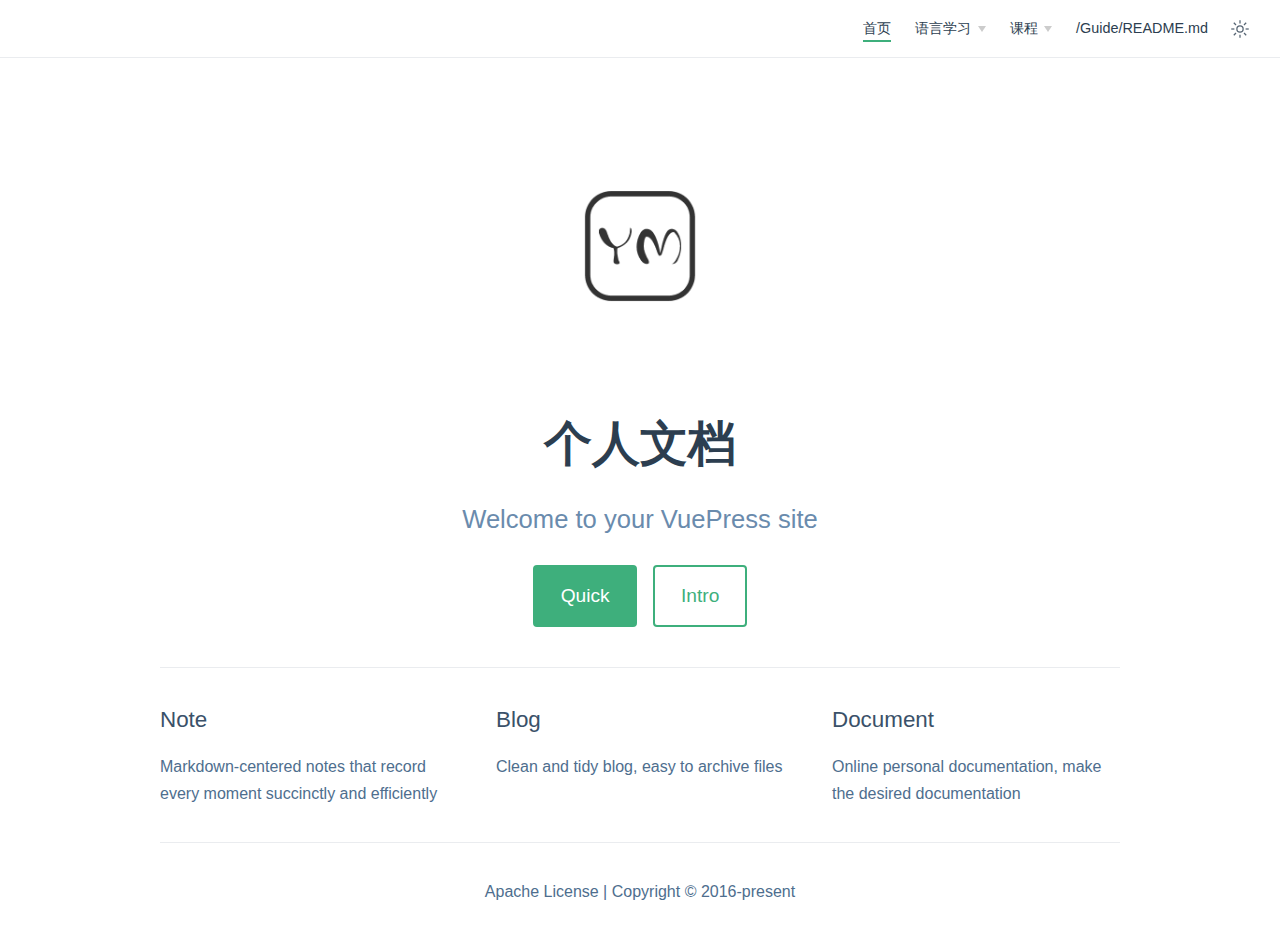
<file: index.html>
<!DOCTYPE html>
<html lang="en-US">
  <head>
    <meta charset="utf-8">
    <meta name="viewport" content="width=device-width,initial-scale=1">
    <meta name="generator" content="VuePress 2.0.0-beta.62">
    <style>
      :root {
        --c-bg: #fff;
      }
      html.dark {
        --c-bg: #22272e;
      }
      html, body {
        background-color: var(--c-bg);
      }
    </style>
    <script>
      const userMode = localStorage.getItem('vuepress-color-scheme');
			const systemDarkMode = window.matchMedia && window.matchMedia('(prefers-color-scheme: dark)').matches;
			if (userMode === 'dark' || (userMode !== 'light' && systemDarkMode)) {
				document.documentElement.classList.toggle('dark', true);
			}
    </script>
    <link rel="icon" href="/favicon.ico"><title></title><meta name="description" content="">
    <link rel="preload" href="/assets/style-b93cfd37.css" as="style"><link rel="stylesheet" href="/assets/style-b93cfd37.css">
    <link rel="modulepreload" href="/assets/app-6fa2f89b.js"><link rel="modulepreload" href="/assets/index.html-ca112df0.js"><link rel="modulepreload" href="/assets/index.html-c63a98fb.js"><link rel="prefetch" href="/assets/404.html-60b35caa.js" as="script"><link rel="prefetch" href="/assets/404.html-b036aede.js" as="script">
  </head>
  <body>
    <div id="app"><!--[--><div class="theme-container no-sidebar"><!--[--><header class="navbar"><div class="toggle-sidebar-button" title="toggle sidebar" aria-expanded="false" role="button" tabindex="0"><div class="icon" aria-hidden="true"><span></span><span></span><span></span></div></div><span><a aria-current="page" href="/" class="router-link-active router-link-exact-active"><!----><!--v-if--></a></span><div class="navbar-items-wrapper" style=""><!--[--><!--]--><nav class="navbar-items can-hide"><!--[--><div class="navbar-item"><a aria-current="page" href="/" class="router-link-active router-link-exact-active router-link-active" aria-label="首页"><!--[--><!--]--> 首页 <!--[--><!--]--></a></div><div class="navbar-item"><div class="navbar-dropdown-wrapper"><button class="navbar-dropdown-title" type="button" aria-label="语言学习"><span class="title">语言学习</span><span class="arrow down"></span></button><button class="navbar-dropdown-title-mobile" type="button" aria-label="语言学习"><span class="title">语言学习</span><span class="right arrow"></span></button><ul style="display:none;" class="navbar-dropdown"><!--[--><li class="navbar-dropdown-item"><!--[--><h4 class="navbar-dropdown-subtitle"><span>编程语言</span></h4><ul class="navbar-dropdown-subitem-wrapper"><!--[--><li class="navbar-dropdown-subitem"><a href="/C" class="" aria-label="C"><!--[--><!--]--> C <!--[--><!--]--></a></li><li class="navbar-dropdown-subitem"><a href="/Java" class="" aria-label="Java"><!--[--><!--]--> Java <!--[--><!--]--></a></li><li class="navbar-dropdown-subitem"><a href="/Js" class="" aria-label="Js"><!--[--><!--]--> Js <!--[--><!--]--></a></li><li class="navbar-dropdown-subitem"><a href="/PHP" class="" aria-label="PHP"><!--[--><!--]--> PHP <!--[--><!--]--></a></li><li class="navbar-dropdown-subitem"><a href="/Python" class="" aria-label="Python"><!--[--><!--]--> Python <!--[--><!--]--></a></li><!--]--></ul><!--]--></li><li class="navbar-dropdown-item"><!--[--><h4 class="navbar-dropdown-subtitle"><span>标记美化</span></h4><ul class="navbar-dropdown-subitem-wrapper"><!--[--><li class="navbar-dropdown-subitem"><a href="/HTML" class="" aria-label="HTML"><!--[--><!--]--> HTML <!--[--><!--]--></a></li><li class="navbar-dropdown-subitem"><a href="/Markdown" class="" aria-label="Markdown"><!--[--><!--]--> Markdown <!--[--><!--]--></a></li><li class="navbar-dropdown-subitem"><a href="/CSS" class="" aria-label="CSS"><!--[--><!--]--> CSS <!--[--><!--]--></a></li><!--]--></ul><!--]--></li><!--]--></ul></div></div><div class="navbar-item"><div class="navbar-dropdown-wrapper"><button class="navbar-dropdown-title" type="button" aria-label="课程"><span class="title">课程</span><span class="arrow down"></span></button><button class="navbar-dropdown-title-mobile" type="button" aria-label="课程"><span class="title">课程</span><span class="right arrow"></span></button><ul style="display:none;" class="navbar-dropdown"><!--[--><li class="navbar-dropdown-item"><a href="/Politics" class="" aria-label="Politics"><!--[--><!--]--> Politics <!--[--><!--]--></a></li><li class="navbar-dropdown-item"><a href="/English" class="" aria-label="English"><!--[--><!--]--> English <!--[--><!--]--></a></li><!--]--></ul></div></div><div class="navbar-item"><a href="/Guide/README.md" class="" aria-label="/Guide/README.md"><!--[--><!--]--> /Guide/README.md <!--[--><!--]--></a></div><!--]--></nav><!--[--><!--]--><button class="toggle-color-mode-button" title="toggle color mode"><svg style="" class="icon" focusable="false" viewBox="0 0 32 32"><path d="M16 12.005a4 4 0 1 1-4 4a4.005 4.005 0 0 1 4-4m0-2a6 6 0 1 0 6 6a6 6 0 0 0-6-6z" fill="currentColor"></path><path d="M5.394 6.813l1.414-1.415l3.506 3.506L8.9 10.318z" fill="currentColor"></path><path d="M2 15.005h5v2H2z" fill="currentColor"></path><path d="M5.394 25.197L8.9 21.691l1.414 1.415l-3.506 3.505z" fill="currentColor"></path><path d="M15 25.005h2v5h-2z" fill="currentColor"></path><path d="M21.687 23.106l1.414-1.415l3.506 3.506l-1.414 1.414z" fill="currentColor"></path><path d="M25 15.005h5v2h-5z" fill="currentColor"></path><path d="M21.687 8.904l3.506-3.506l1.414 1.415l-3.506 3.505z" fill="currentColor"></path><path d="M15 2.005h2v5h-2z" fill="currentColor"></path></svg><svg style="display:none;" class="icon" focusable="false" viewBox="0 0 32 32"><path d="M13.502 5.414a15.075 15.075 0 0 0 11.594 18.194a11.113 11.113 0 0 1-7.975 3.39c-.138 0-.278.005-.418 0a11.094 11.094 0 0 1-3.2-21.584M14.98 3a1.002 1.002 0 0 0-.175.016a13.096 13.096 0 0 0 1.825 25.981c.164.006.328 0 .49 0a13.072 13.072 0 0 0 10.703-5.555a1.01 1.01 0 0 0-.783-1.565A13.08 13.08 0 0 1 15.89 4.38A1.015 1.015 0 0 0 14.98 3z" fill="currentColor"></path></svg></button><!----></div></header><!--]--><div class="sidebar-mask"></div><!--[--><aside class="sidebar"><nav class="navbar-items"><!--[--><div class="navbar-item"><a aria-current="page" href="/" class="router-link-active router-link-exact-active router-link-active" aria-label="首页"><!--[--><!--]--> 首页 <!--[--><!--]--></a></div><div class="navbar-item"><div class="navbar-dropdown-wrapper"><button class="navbar-dropdown-title" type="button" aria-label="语言学习"><span class="title">语言学习</span><span class="arrow down"></span></button><button class="navbar-dropdown-title-mobile" type="button" aria-label="语言学习"><span class="title">语言学习</span><span class="right arrow"></span></button><ul style="display:none;" class="navbar-dropdown"><!--[--><li class="navbar-dropdown-item"><!--[--><h4 class="navbar-dropdown-subtitle"><span>编程语言</span></h4><ul class="navbar-dropdown-subitem-wrapper"><!--[--><li class="navbar-dropdown-subitem"><a href="/C" class="" aria-label="C"><!--[--><!--]--> C <!--[--><!--]--></a></li><li class="navbar-dropdown-subitem"><a href="/Java" class="" aria-label="Java"><!--[--><!--]--> Java <!--[--><!--]--></a></li><li class="navbar-dropdown-subitem"><a href="/Js" class="" aria-label="Js"><!--[--><!--]--> Js <!--[--><!--]--></a></li><li class="navbar-dropdown-subitem"><a href="/PHP" class="" aria-label="PHP"><!--[--><!--]--> PHP <!--[--><!--]--></a></li><li class="navbar-dropdown-subitem"><a href="/Python" class="" aria-label="Python"><!--[--><!--]--> Python <!--[--><!--]--></a></li><!--]--></ul><!--]--></li><li class="navbar-dropdown-item"><!--[--><h4 class="navbar-dropdown-subtitle"><span>标记美化</span></h4><ul class="navbar-dropdown-subitem-wrapper"><!--[--><li class="navbar-dropdown-subitem"><a href="/HTML" class="" aria-label="HTML"><!--[--><!--]--> HTML <!--[--><!--]--></a></li><li class="navbar-dropdown-subitem"><a href="/Markdown" class="" aria-label="Markdown"><!--[--><!--]--> Markdown <!--[--><!--]--></a></li><li class="navbar-dropdown-subitem"><a href="/CSS" class="" aria-label="CSS"><!--[--><!--]--> CSS <!--[--><!--]--></a></li><!--]--></ul><!--]--></li><!--]--></ul></div></div><div class="navbar-item"><div class="navbar-dropdown-wrapper"><button class="navbar-dropdown-title" type="button" aria-label="课程"><span class="title">课程</span><span class="arrow down"></span></button><button class="navbar-dropdown-title-mobile" type="button" aria-label="课程"><span class="title">课程</span><span class="right arrow"></span></button><ul style="display:none;" class="navbar-dropdown"><!--[--><li class="navbar-dropdown-item"><a href="/Politics" class="" aria-label="Politics"><!--[--><!--]--> Politics <!--[--><!--]--></a></li><li class="navbar-dropdown-item"><a href="/English" class="" aria-label="English"><!--[--><!--]--> English <!--[--><!--]--></a></li><!--]--></ul></div></div><div class="navbar-item"><a href="/Guide/README.md" class="" aria-label="/Guide/README.md"><!--[--><!--]--> /Guide/README.md <!--[--><!--]--></a></div><!--]--></nav><!--[--><!--]--><!----><!--[--><!--]--></aside><!--]--><!--[--><main class="home"><header class="hero"><img src="/logo.png" alt="个人文档" height="280"><h1 id="main-title">个人文档</h1><p class="description">Welcome to your VuePress site</p><p class="actions"><!--[--><a href="/Guide/" class="action-button primary" aria-label="Quick"><!--[--><!--]--> Quick <!--[--><!--]--></a><a href="/guide/" class="action-button secondary" aria-label="Intro"><!--[--><!--]--> Intro <!--[--><!--]--></a><!--]--></p></header><div class="features"><!--[--><div class="feature"><h2>Note</h2><p>Markdown-centered notes that record every moment succinctly and efficiently</p></div><div class="feature"><h2>Blog</h2><p>Clean and tidy blog, easy to archive files</p></div><div class="feature"><h2>Document</h2><p>Online personal documentation, make the desired documentation</p></div><!--]--></div><div class="theme-default-content"><div></div></div><!--[--><!-- eslint-disable-next-line vue/no-v-html --><div class="footer">Apache License | Copyright © 2016-present</div><!--]--></main><!--]--></div><!----><!--]--></div>
    <script type="module" src="/assets/app-6fa2f89b.js" defer></script>
  </body>
</html>
</file>
<file: assets/style-b93cfd37.css>
:root{--back-to-top-z-index: 5;--back-to-top-color: #3eaf7c;--back-to-top-color-hover: #71cda3}.back-to-top{cursor:pointer;position:fixed;bottom:2rem;right:2.5rem;width:2rem;height:1.2rem;background-color:var(--back-to-top-color);-webkit-mask:url(/assets/back-to-top-8efcbe56.svg) no-repeat;mask:url(/assets/back-to-top-8efcbe56.svg) no-repeat;z-index:var(--back-to-top-z-index)}.back-to-top:hover{background-color:var(--back-to-top-color-hover)}@media (max-width: 959px){.back-to-top{display:none}}@media print{.back-to-top{display:none}}.back-to-top-enter-active,.back-to-top-leave-active{transition:opacity .3s}.back-to-top-enter-from,.back-to-top-leave-to{opacity:0}:root{--external-link-icon-color: #aaa}.external-link-icon{position:relative;display:inline-block;color:var(--external-link-icon-color);vertical-align:middle;top:-1px}@media print{.external-link-icon{display:none}}.external-link-icon-sr-only{position:absolute;width:1px;height:1px;padding:0;margin:-1px;overflow:hidden;clip:rect(0,0,0,0);white-space:nowrap;border-width:0;-webkit-user-select:none;-moz-user-select:none;user-select:none}:root{--medium-zoom-z-index: 100;--medium-zoom-bg-color: #ffffff;--medium-zoom-opacity: 1}.medium-zoom-overlay{background-color:var(--medium-zoom-bg-color)!important;z-index:var(--medium-zoom-z-index)}.medium-zoom-overlay~img{z-index:calc(var(--medium-zoom-z-index) + 1)}.medium-zoom--opened .medium-zoom-overlay{opacity:var(--medium-zoom-opacity)}:root{--nprogress-color: #29d;--nprogress-z-index: 1031}#nprogress{pointer-events:none}#nprogress .bar{background:var(--nprogress-color);position:fixed;z-index:var(--nprogress-z-index);top:0;left:0;width:100%;height:2px}:root{--c-brand: #3eaf7c;--c-brand-light: #4abf8a;--c-bg: #ffffff;--c-bg-light: #f3f4f5;--c-bg-lighter: #eeeeee;--c-bg-dark: #ebebec;--c-bg-darker: #e6e6e6;--c-bg-navbar: var(--c-bg);--c-bg-sidebar: var(--c-bg);--c-bg-arrow: #cccccc;--c-text: #2c3e50;--c-text-accent: var(--c-brand);--c-text-light: #3a5169;--c-text-lighter: #4e6e8e;--c-text-lightest: #6a8bad;--c-text-quote: #999999;--c-border: #eaecef;--c-border-dark: #dfe2e5;--c-tip: #42b983;--c-tip-bg: var(--c-bg-light);--c-tip-title: var(--c-text);--c-tip-text: var(--c-text);--c-tip-text-accent: var(--c-text-accent);--c-warning: #ffc310;--c-warning-bg: #fffae3;--c-warning-bg-light: #fff3ba;--c-warning-bg-lighter: #fff0b0;--c-warning-border-dark: #f7dc91;--c-warning-details-bg: #fff5ca;--c-warning-title: #f1b300;--c-warning-text: #746000;--c-warning-text-accent: #edb100;--c-warning-text-light: #c1971c;--c-warning-text-quote: #ccab49;--c-danger: #f11e37;--c-danger-bg: #ffe0e0;--c-danger-bg-light: #ffcfde;--c-danger-bg-lighter: #ffc9c9;--c-danger-border-dark: #f1abab;--c-danger-details-bg: #ffd4d4;--c-danger-title: #ed1e2c;--c-danger-text: #660000;--c-danger-text-accent: #bd1a1a;--c-danger-text-light: #b5474d;--c-danger-text-quote: #c15b5b;--c-details-bg: #eeeeee;--c-badge-tip: var(--c-tip);--c-badge-warning: #ecc808;--c-badge-warning-text: var(--c-bg);--c-badge-danger: #dc2626;--c-badge-danger-text: var(--c-bg);--t-color: .3s ease;--t-transform: .3s ease;--code-bg-color: #282c34;--code-hl-bg-color: rgba(0, 0, 0, .66);--code-ln-color: #9e9e9e;--code-ln-wrapper-width: 3.5rem;--font-family: -apple-system, BlinkMacSystemFont, "Segoe UI", Roboto, Oxygen, Ubuntu, Cantarell, "Fira Sans", "Droid Sans", "Helvetica Neue", sans-serif;--font-family-code: Consolas, Monaco, "Andale Mono", "Ubuntu Mono", monospace;--navbar-height: 3.6rem;--navbar-padding-v: .7rem;--navbar-padding-h: 1.5rem;--sidebar-width: 20rem;--sidebar-width-mobile: calc(var(--sidebar-width) * .82);--content-width: 740px;--homepage-width: 960px}.back-to-top{--back-to-top-color: var(--c-brand);--back-to-top-color-hover: var(--c-brand-light)}.DocSearch{--docsearch-primary-color: var(--c-brand);--docsearch-text-color: var(--c-text);--docsearch-highlight-color: var(--c-brand);--docsearch-muted-color: var(--c-text-quote);--docsearch-container-background: rgba(9, 10, 17, .8);--docsearch-modal-background: var(--c-bg-light);--docsearch-searchbox-background: var(--c-bg-lighter);--docsearch-searchbox-focus-background: var(--c-bg);--docsearch-searchbox-shadow: inset 0 0 0 2px var(--c-brand);--docsearch-hit-color: var(--c-text-light);--docsearch-hit-active-color: var(--c-bg);--docsearch-hit-background: var(--c-bg);--docsearch-hit-shadow: 0 1px 3px 0 var(--c-border-dark);--docsearch-footer-background: var(--c-bg)}.external-link-icon{--external-link-icon-color: var(--c-text-quote)}.medium-zoom-overlay{--medium-zoom-bg-color: var(--c-bg)}#nprogress{--nprogress-color: var(--c-brand)}.pwa-popup{--pwa-popup-text-color: var(--c-text);--pwa-popup-bg-color: var(--c-bg);--pwa-popup-border-color: var(--c-brand);--pwa-popup-shadow: 0 4px 16px var(--c-brand);--pwa-popup-btn-text-color: var(--c-bg);--pwa-popup-btn-bg-color: var(--c-brand);--pwa-popup-btn-hover-bg-color: var(--c-brand-light)}.search-box{--search-bg-color: var(--c-bg);--search-accent-color: var(--c-brand);--search-text-color: var(--c-text);--search-border-color: var(--c-border);--search-item-text-color: var(--c-text-lighter);--search-item-focus-bg-color: var(--c-bg-light)}html.dark{--c-brand: #3aa675;--c-brand-light: #349469;--c-bg: #22272e;--c-bg-light: #2b313a;--c-bg-lighter: #262c34;--c-bg-dark: #343b44;--c-bg-darker: #37404c;--c-text: #adbac7;--c-text-light: #96a7b7;--c-text-lighter: #8b9eb0;--c-text-lightest: #8094a8;--c-border: #3e4c5a;--c-border-dark: #34404c;--c-tip: #318a62;--c-warning: #e0ad15;--c-warning-bg: #2d2f2d;--c-warning-bg-light: #423e2a;--c-warning-bg-lighter: #44442f;--c-warning-border-dark: #957c35;--c-warning-details-bg: #39392d;--c-warning-title: #fdca31;--c-warning-text: #d8d96d;--c-warning-text-accent: #ffbf00;--c-warning-text-light: #ddb84b;--c-warning-text-quote: #ccab49;--c-danger: #fc1e38;--c-danger-bg: #39232c;--c-danger-bg-light: #4b2b35;--c-danger-bg-lighter: #553040;--c-danger-border-dark: #a25151;--c-danger-details-bg: #482936;--c-danger-title: #fc2d3b;--c-danger-text: #ea9ca0;--c-danger-text-accent: #fd3636;--c-danger-text-light: #d9777c;--c-danger-text-quote: #d56b6b;--c-details-bg: #323843;--c-badge-warning: var(--c-warning);--c-badge-warning-text: #3c2e05;--c-badge-danger: var(--c-danger);--c-badge-danger-text: #401416;--code-hl-bg-color: #363b46}html.dark .DocSearch{--docsearch-logo-color: var(--c-text);--docsearch-modal-shadow: inset 1px 1px 0 0 #2c2e40, 0 3px 8px 0 #000309;--docsearch-key-shadow: inset 0 -2px 0 0 #282d55, inset 0 0 1px 1px #51577d, 0 2px 2px 0 rgba(3, 4, 9, .3);--docsearch-key-gradient: linear-gradient(-225deg, #444950, #1c1e21);--docsearch-footer-shadow: inset 0 1px 0 0 rgba(73, 76, 106, .5), 0 -4px 8px 0 rgba(0, 0, 0, .2)}html,body{padding:0;margin:0;background-color:var(--c-bg);transition:background-color var(--t-color)}html.dark{color-scheme:dark}html{font-size:16px}body{font-family:var(--font-family);-webkit-font-smoothing:antialiased;-moz-osx-font-smoothing:grayscale;font-size:1rem;color:var(--c-text)}a{font-weight:500;color:var(--c-text-accent);text-decoration:none;overflow-wrap:break-word}p a code{font-weight:400;color:var(--c-text-accent)}kbd{font-family:var(--font-family-code);color:var(--c-text);background:var(--c-bg-lighter);border:solid .15rem var(--c-border-dark);border-bottom:solid .25rem var(--c-border-dark);border-radius:.15rem;padding:0 .15em}code{font-family:var(--font-family-code);color:var(--c-text-lighter);padding:.25rem .5rem;margin:0;font-size:.85em;background-color:var(--c-bg-light);border-radius:3px;overflow-wrap:break-word;transition:background-color var(--t-color)}blockquote{font-size:1rem;color:var(--c-text-quote);border-left:.2rem solid var(--c-border-dark);margin:1rem 0;padding:.25rem 0 .25rem 1rem;overflow-wrap:break-word}blockquote>p{margin:0}ul,ol{padding-left:1.2em}strong{font-weight:600}h1,h2,h3,h4,h5,h6{font-weight:600;line-height:1.25;overflow-wrap:break-word}h1:focus-visible,h2:focus-visible,h3:focus-visible,h4:focus-visible,h5:focus-visible,h6:focus-visible{outline:none}h1:hover .header-anchor,h2:hover .header-anchor,h3:hover .header-anchor,h4:hover .header-anchor,h5:hover .header-anchor,h6:hover .header-anchor{opacity:1}h1{font-size:2.2rem}h2{font-size:1.65rem;padding-bottom:.3rem;border-bottom:1px solid var(--c-border);transition:border-color var(--t-color)}h3{font-size:1.35rem}h4{font-size:1.15rem}h5{font-size:1.05rem}h6{font-size:1rem}a.header-anchor{font-size:.85em;float:left;margin-left:-.87em;padding-right:.23em;margin-top:.125em;opacity:0;-webkit-user-select:none;-moz-user-select:none;user-select:none}@media print{a.header-anchor{display:none}}a.header-anchor:hover{text-decoration:none}a.header-anchor:focus-visible{opacity:1}@media print{a[href^="http://"]:after,a[href^="https://"]:after{content:" (" attr(href) ") "}}p,ul,ol{line-height:1.7;overflow-wrap:break-word}hr{border:0;border-top:1px solid var(--c-border)}table{border-collapse:collapse;margin:1rem 0;display:block;overflow-x:auto;transition:border-color var(--t-color)}tr{border-top:1px solid var(--c-border-dark);transition:border-color var(--t-color)}tr:nth-child(2n){background-color:var(--c-bg-light);transition:background-color var(--t-color)}tr:nth-child(2n) code{background-color:var(--c-bg-dark)}th,td{padding:.6em 1em;border:1px solid var(--c-border-dark);transition:border-color var(--t-color)}.arrow{display:inline-block;width:0;height:0}.arrow.up{border-left:4px solid transparent;border-right:4px solid transparent;border-bottom:6px solid var(--c-bg-arrow)}.arrow.down{border-left:4px solid transparent;border-right:4px solid transparent;border-top:6px solid var(--c-bg-arrow)}.arrow.right{border-top:4px solid transparent;border-bottom:4px solid transparent;border-left:6px solid var(--c-bg-arrow)}.arrow.left{border-top:4px solid transparent;border-bottom:4px solid transparent;border-right:6px solid var(--c-bg-arrow)}.badge{display:inline-block;font-size:14px;font-weight:600;height:18px;line-height:18px;border-radius:3px;padding:0 6px;color:var(--c-bg);vertical-align:top;transition:color var(--t-color),background-color var(--t-color)}.badge.tip{background-color:var(--c-badge-tip)}.badge.warning{background-color:var(--c-badge-warning);color:var(--c-badge-warning-text)}.badge.danger{background-color:var(--c-badge-danger);color:var(--c-badge-danger-text)}.badge+.badge{margin-left:5px}code[class*=language-],pre[class*=language-]{color:#ccc;background:none;font-family:var(--font-family-code);font-size:1em;text-align:left;white-space:pre;word-spacing:normal;word-break:normal;word-wrap:normal;line-height:1.5;-moz-tab-size:4;-o-tab-size:4;tab-size:4;-webkit-hyphens:none;hyphens:none}pre[class*=language-]{padding:1em;margin:.5em 0;overflow:auto}:not(pre)>code[class*=language-],pre[class*=language-]{background:#2d2d2d}:not(pre)>code[class*=language-]{padding:.1em;border-radius:.3em;white-space:normal}.token.comment,.token.block-comment,.token.prolog,.token.doctype,.token.cdata{color:#999}.token.punctuation{color:#ccc}.token.tag,.token.attr-name,.token.namespace,.token.deleted{color:#ec5975}.token.function-name{color:#6196cc}.token.boolean,.token.number,.token.function{color:#f08d49}.token.property,.token.class-name,.token.constant,.token.symbol{color:#f8c555}.token.selector,.token.important,.token.atrule,.token.keyword,.token.builtin{color:#cc99cd}.token.string,.token.char,.token.attr-value,.token.regex,.token.variable{color:#7ec699}.token.operator,.token.entity,.token.url{color:#67cdcc}.token.important,.token.bold{font-weight:700}.token.italic{font-style:italic}.token.entity{cursor:help}.token.inserted{color:#3eaf7c}.theme-default-content pre,.theme-default-content pre[class*=language-]{line-height:1.375;padding:1.3rem 1.5rem;margin:.85rem 0;border-radius:6px;overflow:auto}.theme-default-content pre code,.theme-default-content pre[class*=language-] code{color:#fff;padding:0;background-color:transparent!important;border-radius:0;overflow-wrap:unset;-webkit-font-smoothing:auto;-moz-osx-font-smoothing:auto}.theme-default-content .line-number{font-family:var(--font-family-code)}div[class*=language-]{position:relative;background-color:var(--code-bg-color);border-radius:6px}div[class*=language-]:before{content:attr(data-ext);position:absolute;z-index:3;top:.8em;right:1em;font-size:.75rem;color:var(--code-ln-color)}div[class*=language-] pre,div[class*=language-] pre[class*=language-]{background:transparent!important;position:relative;z-index:1}div[class*=language-] .highlight-lines{-webkit-user-select:none;-moz-user-select:none;user-select:none;padding-top:1.3rem;position:absolute;top:0;left:0;width:100%;line-height:1.375}div[class*=language-] .highlight-lines .highlight-line{background-color:var(--code-hl-bg-color)}div[class*=language-]:not(.line-numbers-mode) .line-numbers{display:none}div[class*=language-].line-numbers-mode .highlight-lines .highlight-line{position:relative}div[class*=language-].line-numbers-mode .highlight-lines .highlight-line:before{content:" ";position:absolute;z-index:2;left:0;top:0;display:block;width:var(--code-ln-wrapper-width);height:100%}div[class*=language-].line-numbers-mode pre{margin-left:var(--code-ln-wrapper-width);padding-left:1rem;vertical-align:middle}div[class*=language-].line-numbers-mode .line-numbers{position:absolute;top:0;width:var(--code-ln-wrapper-width);text-align:center;color:var(--code-ln-color);padding-top:1.25rem;line-height:1.375;counter-reset:line-number}div[class*=language-].line-numbers-mode .line-numbers .line-number{position:relative;z-index:3;-webkit-user-select:none;-moz-user-select:none;user-select:none;height:1.375em}div[class*=language-].line-numbers-mode .line-numbers .line-number:before{counter-increment:line-number;content:counter(line-number);font-size:.85em}div[class*=language-].line-numbers-mode:after{content:"";position:absolute;top:0;left:0;width:var(--code-ln-wrapper-width);height:100%;border-radius:6px 0 0 6px;border-right:1px solid var(--code-hl-bg-color)}@media (max-width: 419px){.theme-default-content div[class*=language-]{margin:.85rem -1.5rem;border-radius:0}}.code-group__nav{margin-top:.85rem;margin-bottom:calc(-1.7rem - 6px);padding-bottom:calc(1.7rem - 6px);padding-left:10px;padding-top:10px;border-top-left-radius:6px;border-top-right-radius:6px;background-color:var(--code-bg-color)}.code-group__ul{margin:auto 0;padding-left:0;display:inline-flex;list-style:none}.code-group__nav-tab{border:0;padding:5px;cursor:pointer;background-color:transparent;font-size:.85em;line-height:1.4;color:#ffffffe6;font-weight:600}.code-group__nav-tab:focus{outline:none}.code-group__nav-tab:focus-visible{outline:1px solid rgba(255,255,255,.9)}.code-group__nav-tab-active{border-bottom:var(--c-brand) 1px solid}@media (max-width: 419px){.code-group__nav{margin-left:-1.5rem;margin-right:-1.5rem;border-radius:0}}.code-group-item{display:none}.code-group-item__active{display:block}.code-group-item>pre{background-color:orange}.custom-container{transition:color var(--t-color),border-color var(--t-color),background-color var(--t-color)}.custom-container .custom-container-title{font-weight:600}.custom-container .custom-container-title:not(:only-child){margin-bottom:-.4rem}.custom-container.tip,.custom-container.warning,.custom-container.danger{padding:.1rem 1.5rem;border-left-width:.5rem;border-left-style:solid;margin:1rem 0}.custom-container.tip{border-color:var(--c-tip);background-color:var(--c-tip-bg);color:var(--c-tip-text)}.custom-container.tip .custom-container-title{color:var(--c-tip-title)}.custom-container.tip a{color:var(--c-tip-text-accent)}.custom-container.tip code{background-color:var(--c-bg-dark)}.custom-container.warning{border-color:var(--c-warning);background-color:var(--c-warning-bg);color:var(--c-warning-text)}.custom-container.warning .custom-container-title{color:var(--c-warning-title)}.custom-container.warning a{color:var(--c-warning-text-accent)}.custom-container.warning blockquote{border-left-color:var(--c-warning-border-dark);color:var(--c-warning-text-quote)}.custom-container.warning code{color:var(--c-warning-text-light);background-color:var(--c-warning-bg-light)}.custom-container.warning details{background-color:var(--c-warning-details-bg)}.custom-container.warning details code{background-color:var(--c-warning-bg-lighter)}.custom-container.warning .external-link-icon{--external-link-icon-color: var(--c-warning-text-quote)}.custom-container.danger{border-color:var(--c-danger);background-color:var(--c-danger-bg);color:var(--c-danger-text)}.custom-container.danger .custom-container-title{color:var(--c-danger-title)}.custom-container.danger a{color:var(--c-danger-text-accent)}.custom-container.danger blockquote{border-left-color:var(--c-danger-border-dark);color:var(--c-danger-text-quote)}.custom-container.danger code{color:var(--c-danger-text-light);background-color:var(--c-danger-bg-light)}.custom-container.danger details{background-color:var(--c-danger-details-bg)}.custom-container.danger details code{background-color:var(--c-danger-bg-lighter)}.custom-container.danger .external-link-icon{--external-link-icon-color: var(--c-danger-text-quote)}.custom-container.details{display:block;position:relative;border-radius:2px;margin:1.6em 0;padding:1.6em;background-color:var(--c-details-bg)}.custom-container.details code{background-color:var(--c-bg-darker)}.custom-container.details h4{margin-top:0}.custom-container.details figure:last-child,.custom-container.details p:last-child{margin-bottom:0;padding-bottom:0}.custom-container.details summary{outline:none;cursor:pointer}.home{padding:var(--navbar-height) 2rem 0;max-width:var(--homepage-width);margin:0 auto;display:block}.home .hero{text-align:center}.home .hero img{max-width:100%;max-height:280px;display:block;margin:3rem auto 1.5rem}.home .hero h1{font-size:3rem}.home .hero h1,.home .hero .description,.home .hero .actions{margin:1.8rem auto}.home .hero .actions{display:flex;flex-wrap:wrap;gap:1rem;justify-content:center}.home .hero .description{max-width:35rem;font-size:1.6rem;line-height:1.3;color:var(--c-text-lightest)}.home .hero .action-button{display:inline-block;font-size:1.2rem;padding:.8rem 1.6rem;border-width:2px;border-style:solid;border-radius:4px;transition:background-color var(--t-color);box-sizing:border-box}.home .hero .action-button.primary{color:var(--c-bg);background-color:var(--c-brand);border-color:var(--c-brand)}.home .hero .action-button.primary:hover{background-color:var(--c-brand-light)}.home .hero .action-button.secondary{color:var(--c-brand);background-color:var(--c-bg);border-color:var(--c-brand)}.home .hero .action-button.secondary:hover{color:var(--c-bg);background-color:var(--c-brand-light)}.home .features{border-top:1px solid var(--c-border);transition:border-color var(--t-color);padding:1.2rem 0;margin-top:2.5rem;display:flex;flex-wrap:wrap;align-items:flex-start;align-content:stretch;justify-content:space-between}.home .feature{flex-grow:1;flex-basis:30%;max-width:30%}.home .feature h2{font-size:1.4rem;font-weight:500;border-bottom:none;padding-bottom:0;color:var(--c-text-light)}.home .feature p{color:var(--c-text-lighter)}.home .theme-default-content{padding:0;margin:0}.home .footer{padding:2.5rem;border-top:1px solid var(--c-border);text-align:center;color:var(--c-text-lighter);transition:border-color var(--t-color)}@media (max-width: 719px){.home .features{flex-direction:column}.home .feature{max-width:100%;padding:0 2.5rem}}@media (max-width: 419px){.home{padding-left:1.5rem;padding-right:1.5rem}.home .hero img{max-height:210px;margin:2rem auto 1.2rem}.home .hero h1{font-size:2rem}.home .hero h1,.home .hero .description,.home .hero .actions{margin:1.2rem auto}.home .hero .description{font-size:1.2rem}.home .hero .action-button{font-size:1rem;padding:.6rem 1.2rem}.home .feature h2{font-size:1.25rem}}.page{padding-top:var(--navbar-height);padding-left:var(--sidebar-width)}.navbar{position:fixed;z-index:20;top:0;left:0;right:0;height:var(--navbar-height);box-sizing:border-box;border-bottom:1px solid var(--c-border);background-color:var(--c-bg-navbar);transition:background-color var(--t-color),border-color var(--t-color)}.sidebar{font-size:16px;width:var(--sidebar-width);position:fixed;z-index:10;margin:0;top:var(--navbar-height);left:0;bottom:0;box-sizing:border-box;border-right:1px solid var(--c-border);overflow-y:auto;scrollbar-width:thin;scrollbar-color:var(--c-brand) var(--c-border);background-color:var(--c-bg-sidebar);transition:transform var(--t-transform),background-color var(--t-color),border-color var(--t-color)}.sidebar::-webkit-scrollbar{width:7px}.sidebar::-webkit-scrollbar-track{background-color:var(--c-border)}.sidebar::-webkit-scrollbar-thumb{background-color:var(--c-brand)}.sidebar-mask{position:fixed;z-index:9;top:0;left:0;width:100vw;height:100vh;display:none}.theme-container.sidebar-open .sidebar-mask{display:block}.theme-container.sidebar-open .navbar>.toggle-sidebar-button .icon span:nth-child(1){transform:rotate(45deg) translate3d(5.5px,5.5px,0)}.theme-container.sidebar-open .navbar>.toggle-sidebar-button .icon span:nth-child(2){transform:scale3d(0,1,1)}.theme-container.sidebar-open .navbar>.toggle-sidebar-button .icon span:nth-child(3){transform:rotate(-45deg) translate3d(6px,-6px,0)}.theme-container.sidebar-open .navbar>.toggle-sidebar-button .icon span:nth-child(1),.theme-container.sidebar-open .navbar>.toggle-sidebar-button .icon span:nth-child(3){transform-origin:center}.theme-container.no-navbar .theme-default-content h1,.theme-container.no-navbar .theme-default-content h2,.theme-container.no-navbar .theme-default-content h3,.theme-container.no-navbar .theme-default-content h4,.theme-container.no-navbar .theme-default-content h5,.theme-container.no-navbar .theme-default-content h6{margin-top:1.5rem;padding-top:0}.theme-container.no-navbar .page{padding-top:0}.theme-container.no-navbar .sidebar{top:0}.theme-container.no-sidebar .sidebar{display:none}@media (max-width: 719px){.theme-container.no-sidebar .sidebar{display:block}}.theme-container.no-sidebar .page{padding-left:0}.theme-default-content a:hover{text-decoration:underline}.theme-default-content img{max-width:100%}.theme-default-content h1,.theme-default-content h2,.theme-default-content h3,.theme-default-content h4,.theme-default-content h5,.theme-default-content h6{margin-top:calc(.5rem - var(--navbar-height));padding-top:calc(1rem + var(--navbar-height));margin-bottom:0}.theme-default-content h1:first-child,.theme-default-content h2:first-child,.theme-default-content h3:first-child,.theme-default-content h4:first-child,.theme-default-content h5:first-child,.theme-default-content h6:first-child{margin-bottom:1rem}.theme-default-content h1:first-child+p,.theme-default-content h1:first-child+pre,.theme-default-content h1:first-child+.custom-container,.theme-default-content h2:first-child+p,.theme-default-content h2:first-child+pre,.theme-default-content h2:first-child+.custom-container,.theme-default-content h3:first-child+p,.theme-default-content h3:first-child+pre,.theme-default-content h3:first-child+.custom-container,.theme-default-content h4:first-child+p,.theme-default-content h4:first-child+pre,.theme-default-content h4:first-child+.custom-container,.theme-default-content h5:first-child+p,.theme-default-content h5:first-child+pre,.theme-default-content h5:first-child+.custom-container,.theme-default-content h6:first-child+p,.theme-default-content h6:first-child+pre,.theme-default-content h6:first-child+.custom-container{margin-top:2rem}@media (max-width: 959px){.sidebar{font-size:15px;width:var(--sidebar-width-mobile)}.page{padding-left:var(--sidebar-width-mobile)}}@media (max-width: 719px){.sidebar{top:0;padding-top:var(--navbar-height);transform:translate(-100%)}.page{padding-left:0}.theme-container.sidebar-open .sidebar{transform:translate(0)}.theme-container.no-navbar .sidebar{padding-top:0}}@media (max-width: 419px){h1{font-size:1.9rem}}.navbar{--navbar-line-height: calc( var(--navbar-height) - 2 * var(--navbar-padding-v) );padding:var(--navbar-padding-v) var(--navbar-padding-h);line-height:var(--navbar-line-height)}.navbar .logo{height:var(--navbar-line-height);margin-right:var(--navbar-padding-v);vertical-align:top}.navbar .site-name{font-size:1.3rem;font-weight:600;color:var(--c-text);position:relative}.navbar .navbar-items-wrapper{display:flex;position:absolute;box-sizing:border-box;top:var(--navbar-padding-v);right:var(--navbar-padding-h);height:var(--navbar-line-height);padding-left:var(--navbar-padding-h);white-space:nowrap;font-size:.9rem}.navbar .navbar-items-wrapper .search-box{flex:0 0 auto;vertical-align:top}@media screen and (max-width: 719px){.navbar{padding-left:4rem}.navbar .site-name{display:block;width:calc(100vw - 11rem);overflow:hidden;white-space:nowrap;text-overflow:ellipsis}.navbar .can-hide{display:none}}.navbar-items{display:inline-block}@media print{.navbar-items{display:none}}.navbar-items a{display:inline-block;line-height:1.4rem;color:inherit}.navbar-items a:hover,.navbar-items a.router-link-active{color:var(--c-text)}.navbar-items .navbar-item{position:relative;display:inline-block;margin-left:1.5rem;line-height:var(--navbar-line-height)}.navbar-items .navbar-item:first-child{margin-left:0}.navbar-items .navbar-item>a:hover,.navbar-items .navbar-item>a.router-link-active{margin-bottom:-2px;border-bottom:2px solid var(--c-text-accent)}@media (max-width: 719px){.navbar-items .navbar-item{margin-left:0}.navbar-items .navbar-item>a:hover,.navbar-items .navbar-item>a.router-link-active{margin-bottom:0;border-bottom:none}.navbar-items a:hover,.navbar-items a.router-link-active{color:var(--c-text-accent)}}.toggle-sidebar-button{position:absolute;top:.6rem;left:1rem;display:none;padding:.6rem;cursor:pointer}.toggle-sidebar-button .icon{display:flex;flex-direction:column;justify-content:center;align-items:center;width:1.25rem;height:1.25rem;cursor:inherit}.toggle-sidebar-button .icon span{display:inline-block;width:100%;height:2px;border-radius:2px;background-color:var(--c-text);transition:transform var(--t-transform)}.toggle-sidebar-button .icon span:nth-child(2){margin:6px 0}@media screen and (max-width: 719px){.toggle-sidebar-button{display:block}}.toggle-color-mode-button{display:flex;margin:auto;margin-left:1rem;border:0;background:none;color:var(--c-text);opacity:.8;cursor:pointer}@media print{.toggle-color-mode-button{display:none}}.toggle-color-mode-button:hover{opacity:1}.toggle-color-mode-button .icon{width:1.25rem;height:1.25rem}.DocSearch{transition:background-color var(--t-color)}.navbar-dropdown-wrapper{cursor:pointer}.navbar-dropdown-wrapper .navbar-dropdown-title,.navbar-dropdown-wrapper .navbar-dropdown-title-mobile{display:block;font-size:.9rem;font-family:inherit;cursor:inherit;padding:inherit;line-height:1.4rem;background:transparent;border:none;font-weight:500;color:var(--c-text)}.navbar-dropdown-wrapper .navbar-dropdown-title:hover,.navbar-dropdown-wrapper .navbar-dropdown-title-mobile:hover{border-color:transparent}.navbar-dropdown-wrapper .navbar-dropdown-title .arrow,.navbar-dropdown-wrapper .navbar-dropdown-title-mobile .arrow{vertical-align:middle;margin-top:-1px;margin-left:.4rem}.navbar-dropdown-wrapper .navbar-dropdown-title-mobile{display:none;font-weight:600;font-size:inherit}.navbar-dropdown-wrapper .navbar-dropdown-title-mobile:hover{color:var(--c-text-accent)}.navbar-dropdown-wrapper .navbar-dropdown .navbar-dropdown-item{color:inherit;line-height:1.7rem}.navbar-dropdown-wrapper .navbar-dropdown .navbar-dropdown-item .navbar-dropdown-subtitle{margin:.45rem 0 0;border-top:1px solid var(--c-border);padding:1rem 0 .45rem;font-size:.9rem}.navbar-dropdown-wrapper .navbar-dropdown .navbar-dropdown-item .navbar-dropdown-subtitle>span{padding:0 1.5rem 0 1.25rem}.navbar-dropdown-wrapper .navbar-dropdown .navbar-dropdown-item .navbar-dropdown-subtitle>a{font-weight:inherit}.navbar-dropdown-wrapper .navbar-dropdown .navbar-dropdown-item .navbar-dropdown-subtitle>a.router-link-active:after{display:none}.navbar-dropdown-wrapper .navbar-dropdown .navbar-dropdown-item .navbar-dropdown-subitem-wrapper{padding:0;list-style:none}.navbar-dropdown-wrapper .navbar-dropdown .navbar-dropdown-item .navbar-dropdown-subitem-wrapper .navbar-dropdown-subitem{font-size:.9em}.navbar-dropdown-wrapper .navbar-dropdown .navbar-dropdown-item a{display:block;line-height:1.7rem;position:relative;border-bottom:none;font-weight:400;margin-bottom:0;padding:0 1.5rem 0 1.25rem}.navbar-dropdown-wrapper .navbar-dropdown .navbar-dropdown-item a:hover,.navbar-dropdown-wrapper .navbar-dropdown .navbar-dropdown-item a.router-link-active{color:var(--c-text-accent)}.navbar-dropdown-wrapper .navbar-dropdown .navbar-dropdown-item a.router-link-active:after{content:"";width:0;height:0;border-left:5px solid var(--c-text-accent);border-top:3px solid transparent;border-bottom:3px solid transparent;position:absolute;top:calc(50% - 2px);left:9px}.navbar-dropdown-wrapper .navbar-dropdown .navbar-dropdown-item:first-child .navbar-dropdown-subtitle{margin-top:0;padding-top:0;border-top:0}.navbar-dropdown-wrapper.mobile.open .navbar-dropdown-title,.navbar-dropdown-wrapper.mobile.open .navbar-dropdown-title-mobile{margin-bottom:.5rem}.navbar-dropdown-wrapper.mobile .navbar-dropdown-title,.navbar-dropdown-wrapper.mobile .navbar-dropdown-title-mobile{display:none}.navbar-dropdown-wrapper.mobile .navbar-dropdown-title-mobile{display:block}.navbar-dropdown-wrapper.mobile .navbar-dropdown{transition:height .1s ease-out;overflow:hidden}.navbar-dropdown-wrapper.mobile .navbar-dropdown .navbar-dropdown-item .navbar-dropdown-subtitle{border-top:0;margin-top:0;padding-top:0;padding-bottom:0}.navbar-dropdown-wrapper.mobile .navbar-dropdown .navbar-dropdown-item .navbar-dropdown-subtitle,.navbar-dropdown-wrapper.mobile .navbar-dropdown .navbar-dropdown-item>a{font-size:15px;line-height:2rem}.navbar-dropdown-wrapper.mobile .navbar-dropdown .navbar-dropdown-item .navbar-dropdown-subitem{font-size:14px;padding-left:1rem}.navbar-dropdown-wrapper:not(.mobile){height:1.8rem}.navbar-dropdown-wrapper:not(.mobile):hover .navbar-dropdown,.navbar-dropdown-wrapper:not(.mobile).open .navbar-dropdown{display:block!important}.navbar-dropdown-wrapper:not(.mobile).open:blur{display:none}.navbar-dropdown-wrapper:not(.mobile) .navbar-dropdown{display:none;height:auto!important;box-sizing:border-box;max-height:calc(100vh - 2.7rem);overflow-y:auto;position:absolute;top:100%;right:0;background-color:var(--c-bg-navbar);padding:.6rem 0;border:1px solid var(--c-border);border-bottom-color:var(--c-border-dark);text-align:left;border-radius:.25rem;white-space:nowrap;margin:0}.page{padding-bottom:2rem;display:block}.page .theme-default-content{max-width:var(--content-width);margin:0 auto;padding:2rem 2.5rem;padding-top:0}@media (max-width: 959px){.page .theme-default-content{padding:2rem}}@media (max-width: 419px){.page .theme-default-content{padding:1.5rem}}.page-meta{max-width:var(--content-width);margin:0 auto;padding:1rem 2.5rem;overflow:auto}@media (max-width: 959px){.page-meta{padding:2rem}}@media (max-width: 419px){.page-meta{padding:1.5rem}}.page-meta .meta-item{cursor:default;margin-top:.8rem}.page-meta .meta-item .meta-item-label{font-weight:500;color:var(--c-text-lighter)}.page-meta .meta-item .meta-item-info{font-weight:400;color:var(--c-text-quote)}.page-meta .edit-link{display:inline-block;margin-right:.25rem}@media print{.page-meta .edit-link{display:none}}.page-meta .last-updated{float:right}@media (max-width: 719px){.page-meta .last-updated{font-size:.8em;float:none}.page-meta .contributors{font-size:.8em}}.page-nav{max-width:var(--content-width);margin:0 auto;padding:1rem 2.5rem 2rem;padding-bottom:0}@media (max-width: 959px){.page-nav{padding:2rem}}@media (max-width: 419px){.page-nav{padding:1.5rem}}.page-nav .inner{min-height:2rem;margin-top:0;border-top:1px solid var(--c-border);transition:border-color var(--t-color);padding-top:1rem;overflow:auto}.page-nav .prev a:before{content:"←"}.page-nav .next{float:right}.page-nav .next a:after{content:"→"}.sidebar ul{padding:0;margin:0;list-style-type:none}.sidebar a{display:inline-block}.sidebar .navbar-items{display:none;border-bottom:1px solid var(--c-border);transition:border-color var(--t-color);padding:.5rem 0 .75rem}.sidebar .navbar-items a{font-weight:600}.sidebar .navbar-items .navbar-item{display:block;line-height:1.25rem;font-size:1.1em;padding:.5rem 0 .5rem 1.5rem}.sidebar .sidebar-items{padding:1.5rem 0}@media (max-width: 719px){.sidebar .navbar-items{display:block}.sidebar .navbar-items .navbar-dropdown-wrapper .navbar-dropdown .navbar-dropdown-item a.router-link-active:after{top:calc(1rem - 2px)}.sidebar .sidebar-items{padding:1rem 0}}.sidebar-item{cursor:default;border-left:.25rem solid transparent;color:var(--c-text)}.sidebar-item:focus-visible{outline-width:1px;outline-offset:-1px}.sidebar-item.active:not(p.sidebar-heading){font-weight:600;color:var(--c-text-accent);border-left-color:var(--c-text-accent)}.sidebar-item.sidebar-heading{transition:color .15s ease;font-size:1.1em;font-weight:700;padding:.35rem 1.5rem .35rem 1.25rem;width:100%;box-sizing:border-box;margin:0}.sidebar-item.sidebar-heading+.sidebar-item-children{transition:height .1s ease-out;overflow:hidden;margin-bottom:.75rem}.sidebar-item.collapsible{cursor:pointer}.sidebar-item.collapsible .arrow{position:relative;top:-.12em;left:.5em}.sidebar-item:not(.sidebar-heading){font-size:1em;font-weight:400;display:inline-block;margin:0;padding:.35rem 1rem .35rem 2rem;line-height:1.4;width:100%;box-sizing:border-box}.sidebar-item:not(.sidebar-heading)+.sidebar-item-children{padding-left:1rem;font-size:.95em}.sidebar-item-children .sidebar-item-children .sidebar-item:not(.sidebar-heading){padding:.25rem 1rem .25rem 1.75rem}.sidebar-item-children .sidebar-item-children .sidebar-item:not(.sidebar-heading).active{font-weight:500;border-left-color:transparent}a.sidebar-heading+.sidebar-item-children .sidebar-item:not(.sidebar-heading).active{border-left-color:transparent}a.sidebar-item{cursor:pointer}a.sidebar-item:hover{color:var(--c-text-accent)}.table-of-contents .badge{vertical-align:middle}.dropdown-enter-from,.dropdown-leave-to{height:0!important}.fade-slide-y-enter-active{transition:all .2s ease}.fade-slide-y-leave-active{transition:all .2s cubic-bezier(1,.5,.8,1)}.fade-slide-y-enter-from,.fade-slide-y-leave-to{transform:translateY(10px);opacity:0}html.dark{--box-shadow: #0f0e0d;--card-shadow: rgba(0, 0, 0, .3);--black: #fff;--dark-grey: #999;--light-grey: #666;--white: #000;--grey3: #bbb;--grey12: #333;--grey14: #111}:root{--vp-bg: var(--c-bg, #fff);--vp-bgl: var(--c-bg-light, #f3f4f5);--vp-bglt: var(--c-bg-lighter, #eeeeee);--vp-c: var(--c-text, #2c3e50);--vp-cl: var(--c-text-light, #3a5169);--vp-clt: var(--c-text-lighter, #4e6e8e);--vp-brc: var(--c-border, #eaecef);--vp-brcd: var(--c-border-dark, #dfe2e5);--vp-tc: var(--c-brand, #3eaf7c);--vp-tcl: var(--c-brand-light, #4abf8a);--vp-ct: var(--t-color, .3s ease);--vp-tt: var(--t-transform, .3s ease);--box-shadow: #f0f1f2;--card-shadow: rgba(0, 0, 0, .15);--black: #000;--dark-grey: #666;--light-grey: #999;--white: #fff;--grey3: #333;--grey12: #bbb;--grey14: #eee}
</file>
